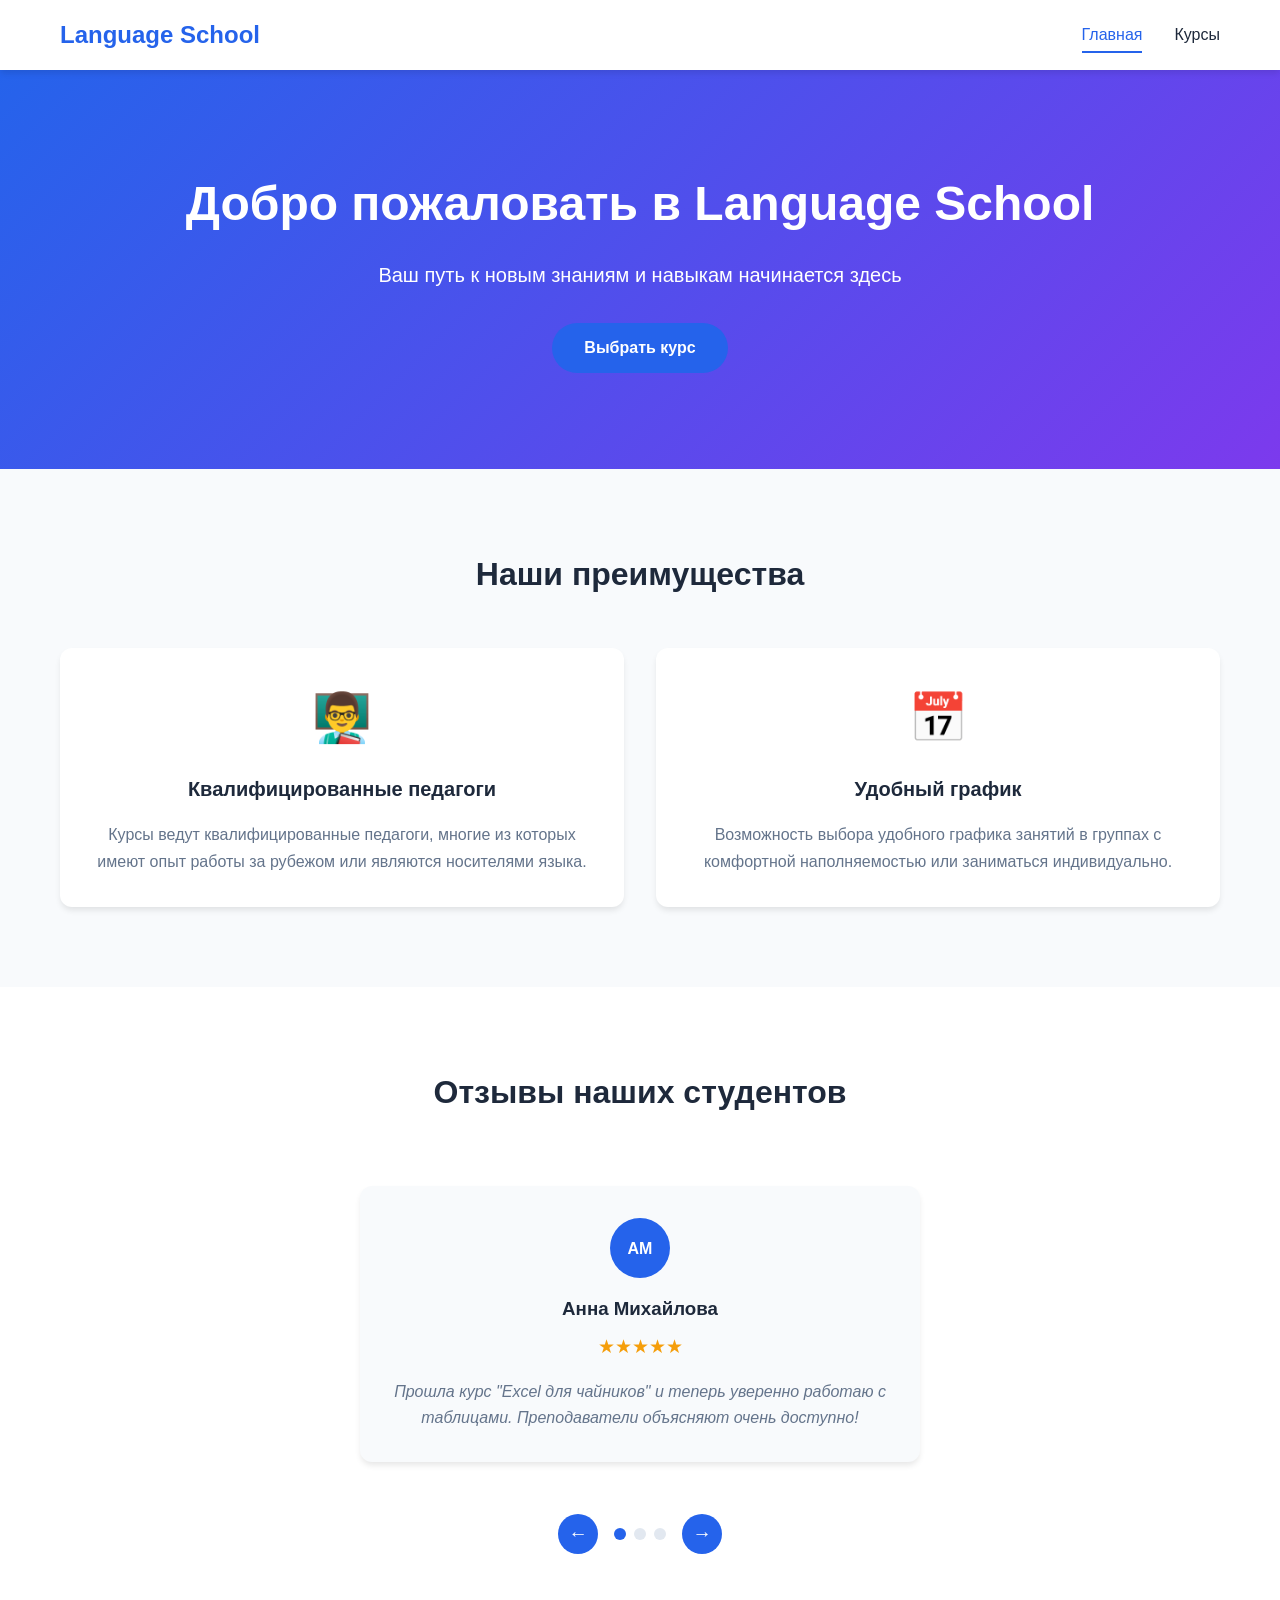
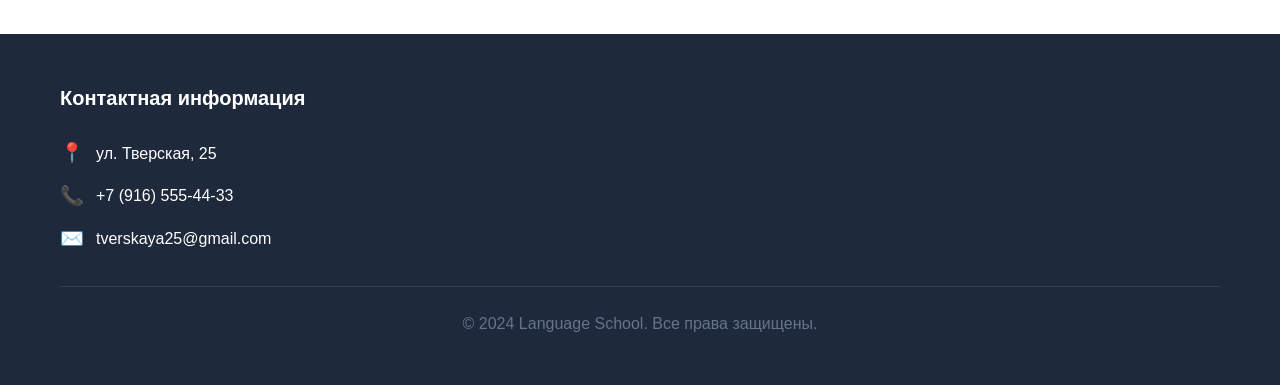
<file: student7.yokopro/public_html/index.html>
<!DOCTYPE html>
<html lang="ru">
<head>
    <meta charset="UTF-8">
    <meta name="viewport" content="width=device-width, initial-scale=1.0">
    <title>Language School - Главная</title>
    <link rel="stylesheet" href="css/style.css">
</head>
<body>
    <header class="header">
        <div class="container">
            <div class="header__inner">
                <a href="index.html" class="logo">
                    <span class="logo__text">Language School</span>
                </a>
                <nav class="nav">
                    <ul class="nav__list">
                        <li class="nav__item">
                            <a href="index.html" class="nav__link nav__link--active">Главная</a>
                        </li>
                        <li class="nav__item">
                            <a href="courses.html" class="nav__link">Курсы</a>
                        </li>
                    </ul>
                </nav>
            </div>
        </div>
    </header>

    <main class="main">
        <!-- Hero Section -->
        <section class="hero">
            <div class="container">
                <h1 class="hero__title">Добро пожаловать в Language School</h1>
                <p class="hero__subtitle">Ваш путь к новым знаниям и навыкам начинается здесь</p>
                <a href="courses.html" class="btn btn--primary">Выбрать курс</a>
            </div>
        </section>

        <!-- Advantages Section -->
        <section class="advantages">
            <div class="container">
                <h2 class="section__title">Наши преимущества</h2>
                <div class="advantages__grid">
                    <div class="advantage-card">
                        <div class="advantage-card__icon">👨‍🏫</div>
                        <h3 class="advantage-card__title">Квалифицированные педагоги</h3>
                        <p class="advantage-card__text">
                            Курсы ведут квалифицированные педагоги, многие из которых имеют опыт работы за рубежом или являются носителями языка.
                        </p>
                    </div>
                    <div class="advantage-card">
                        <div class="advantage-card__icon">📅</div>
                        <h3 class="advantage-card__title">Удобный график</h3>
                        <p class="advantage-card__text">
                            Возможность выбора удобного графика занятий в группах с комфортной наполняемостью или заниматься индивидуально.
                        </p>
                    </div>
                </div>
            </div>
        </section>

        <!-- Reviews Slider -->
        <section class="reviews">
            <div class="container">
                <h2 class="section__title">Отзывы наших студентов</h2>
                <div class="slider">
                    <div class="slider__container">
                        <div class="slider__track">
                            <div class="slider__slide slider__slide--active">
                                <div class="review-card">
                                    <div class="review-card__avatar">АМ</div>
                                    <h3 class="review-card__name">Анна Михайлова</h3>
                                    <div class="review-card__rating">★★★★★</div>
                                    <p class="review-card__text">
                                        Прошла курс "Excel для чайников" и теперь уверенно работаю с таблицами. Преподаватели объясняют очень доступно!
                                    </p>
                                </div>
                            </div>
                            <div class="slider__slide">
                                <div class="review-card">
                                    <div class="review-card__avatar">ДК</div>
                                    <h3 class="review-card__name">Дмитрий Козлов</h3>
                                    <div class="review-card__rating">★★★★★</div>
                                    <p class="review-card__text">
                                        Курс Python-разработчик превзошел ожидания. За 6 месяцев освоил веб-разработку и нашел работу.
                                    </p>
                                </div>
                            </div>
                            <div class="slider__slide">
                                <div class="review-card">
                                    <div class="review-card__avatar">ОС</div>
                                    <h3 class="review-card__name">Ольга Смирнова</h3>
                                    <div class="review-card__rating">★★★★☆</div>
                                    <p class="review-card__text">
                                        Очень понравился курс по веб-дизайну в Figma. Много практики и полезных материалов.
                                    </p>
                                </div>
                            </div>
                        </div>
                    </div>
                    <div class="slider__controls">
                        <button class="slider__btn slider__btn--prev" aria-label="Предыдущий отзыв">←</button>
                        <div class="slider__dots">
                            <span class="slider__dot slider__dot--active" data-slide="0"></span>
                            <span class="slider__dot" data-slide="1"></span>
                            <span class="slider__dot" data-slide="2"></span>
                        </div>
                        <button class="slider__btn slider__btn--next" aria-label="Следующий отзыв">→</button>
                    </div>
                </div>
            </div>
        </section>
    </main>

    <footer class="footer">
        <div class="container">
            <div class="footer__inner">
                <div class="footer__info">
                    <h3 class="footer__title">Контактная информация</h3>
                    <!-- Использую данные из таблицы 1, вариант 7 -->
                    <address class="footer__contacts">
                        <p class="footer__contact-item">
                            <span class="footer__contact-icon">📍</span>
                            ул. Тверская, 25
                        </p>
                        <p class="footer__contact-item">
                            <span class="footer__contact-icon">📞</span>
                            <a href="tel:+79165554433" class="footer__contact-link">+7 (916) 555-44-33</a>
                        </p>
                        <p class="footer__contact-item">
                            <span class="footer__contact-icon">✉️</span>
                            <a href="mailto:tverskaya25@gmail.com" class="footer__contact-link">tverskaya25@gmail.com</a>
                        </p>
                    </address>
                </div>
                <div class="footer__copyright">
                    <p>&copy; 2024 Language School. Все права защищены.</p>
                </div>
            </div>
        </div>
    </footer>

    <script src="js/main.js"></script>
</body>
</html>
</file>
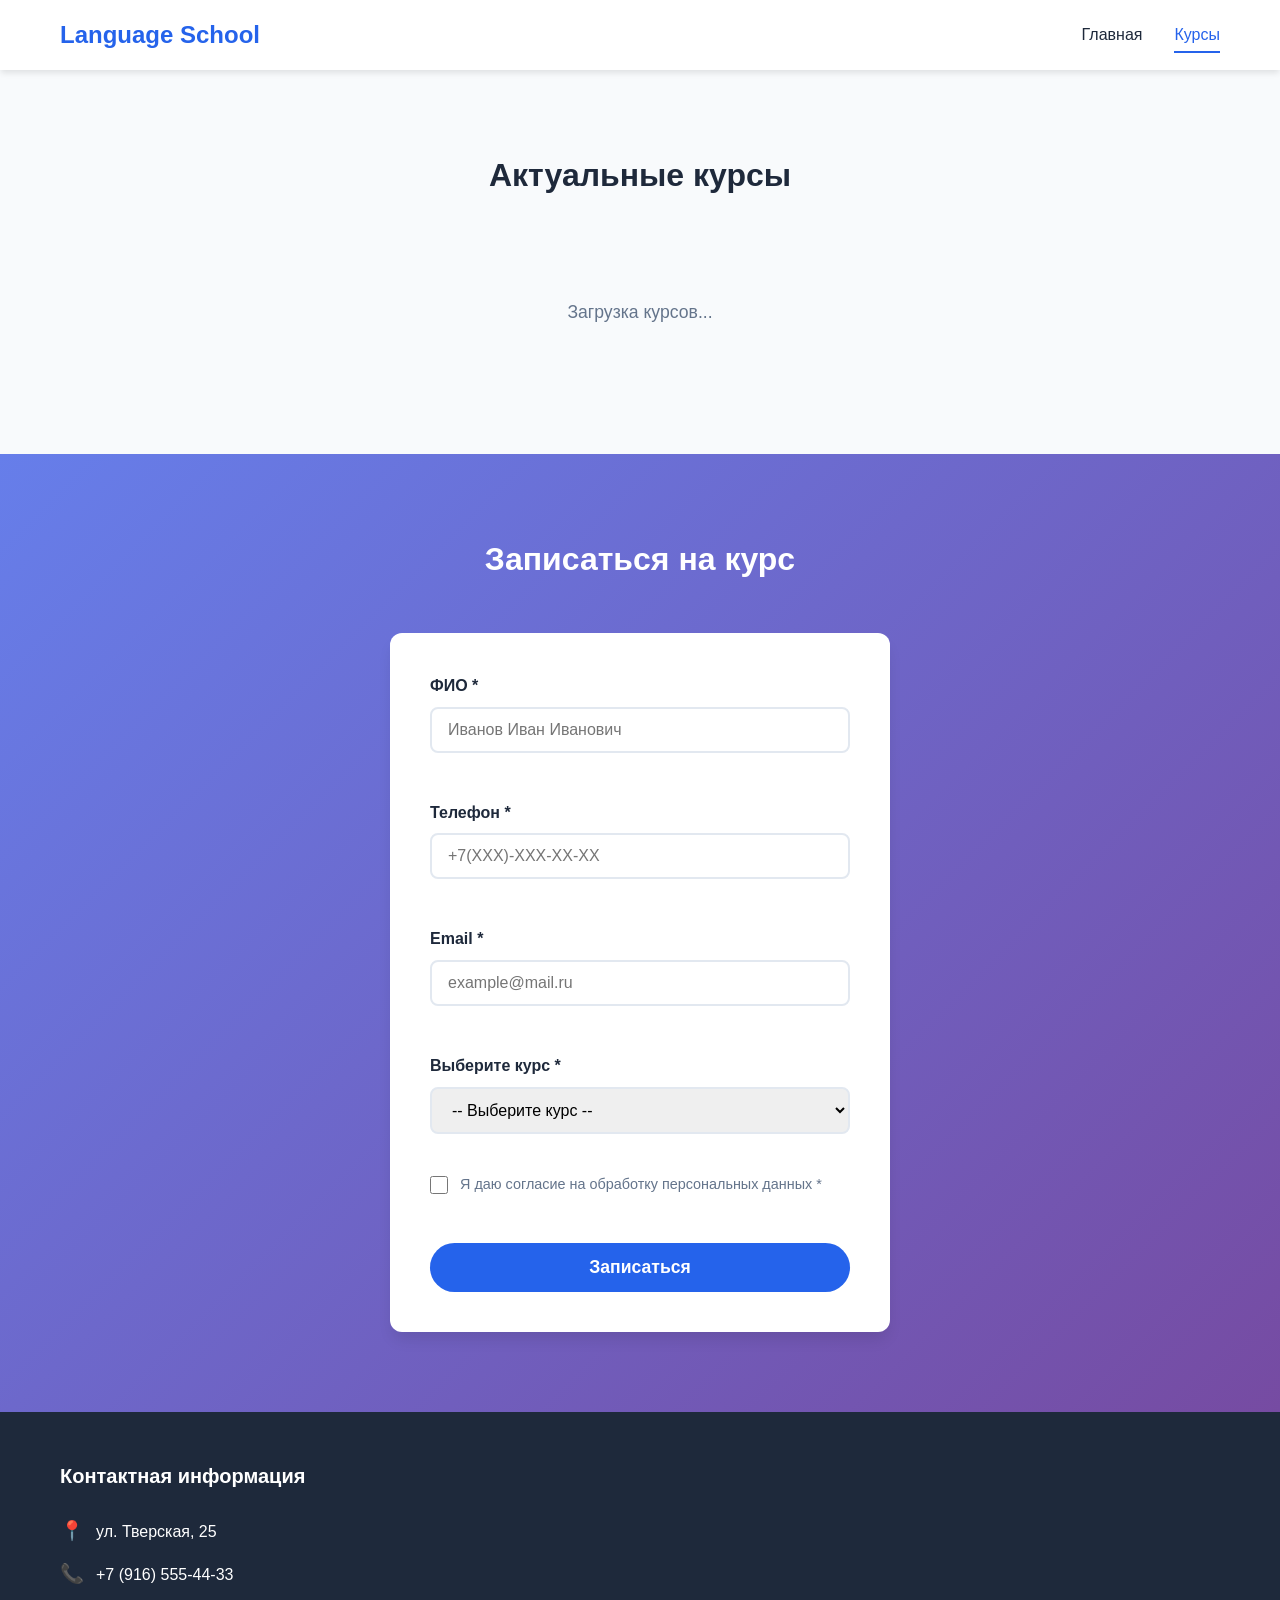
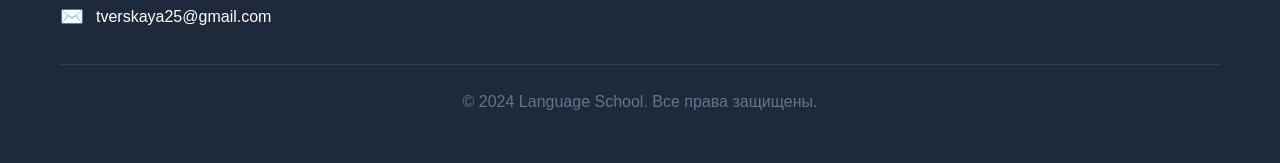
<file: student7.yokopro/public_html/courses.html>
<!DOCTYPE html>
<html lang="ru">
<head>
    <meta charset="UTF-8">
    <meta name="viewport" content="width=device-width, initial-scale=1.0">
    <title>Language School - Курсы</title>
    <link rel="stylesheet" href="css/style.css">
</head>
<body>
    <header class="header">
        <div class="container">
            <div class="header__inner">
                <a href="index.html" class="logo">
                    <span class="logo__text">Language School</span>
                </a>
                <nav class="nav">
                    <ul class="nav__list">
                        <li class="nav__item">
                            <a href="index.html" class="nav__link">Главная</a>
                        </li>
                        <li class="nav__item">
                            <a href="courses.html" class="nav__link nav__link--active">Курсы</a>
                        </li>
                    </ul>
                </nav>
            </div>
        </div>
    </header>

    <main class="main">
        <section class="courses">
            <div class="container">
                <h1 class="section__title">Актуальные курсы</h1>
                <div class="courses__grid" id="coursesGrid">
                    <!-- Курсы будут загружены через JavaScript -->
                    <div class="loading">Загрузка курсов...</div>
                </div>
            </div>
        </section>

        <!-- Форма записи на курс -->
        <section class="enrollment" id="enrollmentForm">
            <div class="container">
                <h2 class="section__title">Записаться на курс</h2>
                <form class="enrollment__form" id="courseForm">
                    <div class="form__group">
                        <label for="fullName" class="form__label">ФИО *</label>
                        <input 
                            type="text" 
                            id="fullName" 
                            name="full_name" 
                            class="form__input" 
                            placeholder="Иванов Иван Иванович"
                            required
                        >
                        <span class="form__error" id="fullNameError"></span>
                    </div>

                    <div class="form__group">
                        <label for="phone" class="form__label">Телефон *</label>
                        <input 
                            type="tel" 
                            id="phone" 
                            name="phone" 
                            class="form__input" 
                            placeholder="+7(XXX)-XXX-XX-XX"
                            required
                        >
                        <span class="form__error" id="phoneError"></span>
                    </div>

                    <div class="form__group">
                        <label for="email" class="form__label">Email *</label>
                        <input 
                            type="email" 
                            id="email" 
                            name="email" 
                            class="form__input" 
                            placeholder="example@mail.ru"
                            required
                        >
                        <span class="form__error" id="emailError"></span>
                    </div>

                    <div class="form__group">
                        <label for="course" class="form__label">Выберите курс *</label>
                        <select id="course" name="course_id" class="form__select" required>
                            <option value="">-- Выберите курс --</option>
                        </select>
                        <span class="form__error" id="courseError"></span>
                    </div>

                    <div class="form__group form__group--checkbox">
                        <label class="form__checkbox-label">
                            <input 
                                type="checkbox" 
                                id="consent" 
                                name="consent" 
                                class="form__checkbox"
                                required
                            >
                            <span class="form__checkbox-text">
                                Я даю согласие на обработку персональных данных *
                            </span>
                        </label>
                        <span class="form__error" id="consentError"></span>
                    </div>

                    <button type="submit" class="btn btn--primary form__submit">
                        Записаться
                    </button>
                </form>

                <div class="form__success" id="successMessage" style="display: none;">
                    <h3 class="form__success-title">Спасибо за заявку!</h3>
                    <p class="form__success-text">Мы свяжемся с вами в ближайшее время.</p>
                </div>
            </div>
        </section>
    </main>

    <footer class="footer">
        <div class="container">
            <div class="footer__inner">
                <div class="footer__info">
                    <h3 class="footer__title">Контактная информация</h3>
                    <address class="footer__contacts">
                        <p class="footer__contact-item">
                            <span class="footer__contact-icon">📍</span>
                            ул. Тверская, 25
                        </p>
                        <p class="footer__contact-item">
                            <span class="footer__contact-icon">📞</span>
                            <a href="tel:+79165554433" class="footer__contact-link">+7 (916) 555-44-33</a>
                        </p>
                        <p class="footer__contact-item">
                            <span class="footer__contact-icon">✉️</span>
                            <a href="mailto:tverskaya25@gmail.com" class="footer__contact-link">tverskaya25@gmail.com</a>
                        </p>
                    </address>
                </div>
                <div class="footer__copyright">
                    <p>&copy; 2024 Language School. Все права защищены.</p>
                </div>
            </div>
        </div>
    </footer>

    <script src="js/main.js"></script>
</body>
</html>
</file>
<file: student7.yokopro/public_html/css/style.css>
/* === Reset & Base === */
* {
    margin: 0;
    padding: 0;
    box-sizing: border-box;
}

:root {
    --primary: #2563eb;
    --primary-dark: #1d4ed8;
    --secondary: #7c3aed;
    --success: #10b981;
    --danger: #ef4444;
    --warning: #f59e0b;
    --dark: #1e293b;
    --gray: #64748b;
    --light: #f8fafc;
    --white: #ffffff;
    --border: #e2e8f0;
    --shadow: 0 4px 6px -1px rgba(0, 0, 0, 0.1);
    --shadow-lg: 0 10px 15px -3px rgba(0, 0, 0, 0.1);
    --radius: 12px;
    --transition: all 0.3s ease;
}

body {
    font-family: 'Segoe UI', -apple-system, BlinkMacSystemFont, sans-serif;
    line-height: 1.6;
    color: var(--dark);
    background: var(--light);
}

.container {
    max-width: 1200px;
    margin: 0 auto;
    padding: 0 20px;
}

/* === Header === */
.header {
    background: var(--white);
    box-shadow: var(--shadow);
    position: sticky;
    top: 0;
    z-index: 100;
}

.header__inner {
    display: flex;
    justify-content: space-between;
    align-items: center;
    padding: 1rem 0;
}

.logo {
    text-decoration: none;
    display: flex;
    align-items: center;
    gap: 10px;
}

.logo__text {
    font-size: 1.5rem;
    font-weight: 700;
    color: var(--primary);
}

.nav__list {
    display: flex;
    list-style: none;
    gap: 2rem;
}

.nav__link {
    text-decoration: none;
    color: var(--dark);
    font-weight: 500;
    padding: 0.5rem 0;
    border-bottom: 2px solid transparent;
    transition: var(--transition);
}

.nav__link:hover,
.nav__link--active {
    color: var(--primary);
    border-bottom-color: var(--primary);
}

/* === Buttons === */
.btn {
    display: inline-block;
    padding: 12px 32px;
    border-radius: 50px;
    text-decoration: none;
    font-weight: 600;
    cursor: pointer;
    border: none;
    transition: var(--transition);
    font-size: 1rem;
}

.btn--primary {
    background: var(--primary);
    color: var(--white);
}

.btn--primary:hover {
    background: var(--primary-dark);
    transform: translateY(-2px);
    box-shadow: var(--shadow-lg);
}

/* === Hero === */
.hero {
    background: linear-gradient(135deg, var(--primary) 0%, var(--secondary) 100%);
    color: var(--white);
    text-align: center;
    padding: 6rem 0;
}

.hero__title {
    font-size: 3rem;
    margin-bottom: 1rem;
    animation: fadeInUp 0.8s ease;
}

.hero__subtitle {
    font-size: 1.25rem;
    margin-bottom: 2rem;
    opacity: 0.95;
    animation: fadeInUp 0.8s ease 0.2s both;
}

@keyframes fadeInUp {
    from {
        opacity: 0;
        transform: translateY(20px);
    }
    to {
        opacity: 1;
        transform: translateY(0);
    }
}

/* === Sections === */
.section__title {
    font-size: 2rem;
    text-align: center;
    margin-bottom: 3rem;
    color: var(--dark);
}

/* === Advantages === */
.advantages {
    padding: 5rem 0;
}

.advantages__grid {
    display: grid;
    grid-template-columns: repeat(auto-fit, minmax(300px, 1fr));
    gap: 2rem;
}

.advantage-card {
    background: var(--white);
    padding: 2rem;
    border-radius: var(--radius);
    box-shadow: var(--shadow);
    text-align: center;
    transition: var(--transition);
}

.advantage-card:hover {
    transform: translateY(-5px);
    box-shadow: var(--shadow-lg);
}

.advantage-card__icon {
    font-size: 3rem;
    margin-bottom: 1rem;
}

.advantage-card__title {
    font-size: 1.25rem;
    margin-bottom: 1rem;
    color: var(--dark);
}

.advantage-card__text {
    color: var(--gray);
    line-height: 1.7;
}

/* === Reviews Slider === */
.reviews {
    padding: 5rem 0;
    background: var(--white);
}

.slider {
    max-width: 600px;
    margin: 0 auto;
    position: relative;
}

.slider__container {
    overflow: hidden;
}

.slider__track {
    display: flex;
    transition: transform 0.5s ease;
}

.slider__slide {
    min-width: 100%;
    padding: 20px;
}

.review-card {
    background: var(--light);
    padding: 2rem;
    border-radius: var(--radius);
    text-align: center;
    box-shadow: var(--shadow);
}

.review-card__avatar {
    width: 60px;
    height: 60px;
    border-radius: 50%;
    background: var(--primary);
    color: var(--white);
    display: flex;
    align-items: center;
    justify-content: center;
    font-weight: 700;
    margin: 0 auto 1rem;
}

.review-card__name {
    margin-bottom: 0.5rem;
}

.review-card__rating {
    color: var(--warning);
    font-size: 1.2rem;
    margin-bottom: 1rem;
}

.review-card__text {
    color: var(--gray);
    font-style: italic;
}

.slider__controls {
    display: flex;
    justify-content: center;
    align-items: center;
    gap: 1rem;
    margin-top: 2rem;
}

.slider__btn {
    background: var(--primary);
    color: var(--white);
    border: none;
    width: 40px;
    height: 40px;
    border-radius: 50%;
    cursor: pointer;
    font-size: 1.2rem;
    transition: var(--transition);
}

.slider__btn:hover {
    background: var(--primary-dark);
    transform: scale(1.1);
}

.slider__dots {
    display: flex;
    gap: 0.5rem;
}

.slider__dot {
    width: 12px;
    height: 12px;
    border-radius: 50%;
    background: var(--border);
    cursor: pointer;
    transition: var(--transition);
}

.slider__dot--active {
    background: var(--primary);
}

/* === Courses Page === */
.courses {
    padding: 5rem 0;
}

.courses__grid {
    display: grid;
    grid-template-columns: repeat(auto-fill, minmax(350px, 1fr));
    gap: 2rem;
}

.course-card {
    background: var(--white);
    border-radius: var(--radius);
    padding: 2rem;
    box-shadow: var(--shadow);
    transition: var(--transition);
    border: 2px solid transparent;
}

.course-card:hover {
    transform: translateY(-5px);
    box-shadow: var(--shadow-lg);
    border-color: var(--primary);
}

.course-card__title {
    font-size: 1.25rem;
    margin-bottom: 1rem;
    color: var(--primary);
}

.course-card__price {
    font-size: 1.5rem;
    font-weight: 700;
    color: var(--success);
    margin-bottom: 1rem;
}

.course-card__description {
    color: var(--gray);
    margin-bottom: 1rem;
    line-height: 1.7;
}

.course-card__meta {
    display: flex;
    gap: 1rem;
    margin-bottom: 1.5rem;
    font-size: 0.9rem;
    color: var(--gray);
}

.course-card__meta-item {
    display: flex;
    align-items: center;
    gap: 0.5rem;
}

.course-card__btn {
    width: 100%;
}

/* === Enrollment Form === */
.enrollment {
    padding: 5rem 0;
    background: linear-gradient(135deg, #667eea 0%, #764ba2 100%);
}

.enrollment .section__title {
    color: var(--white);
}

.enrollment__form {
    max-width: 500px;
    margin: 0 auto;
    background: var(--white);
    padding: 2.5rem;
    border-radius: var(--radius);
    box-shadow: var(--shadow-lg);
}

.form__group {
    margin-bottom: 1.5rem;
}

.form__label {
    display: block;
    margin-bottom: 0.5rem;
    font-weight: 600;
    color: var(--dark);
}

.form__input,
.form__select {
    width: 100%;
    padding: 12px 16px;
    border: 2px solid var(--border);
    border-radius: 8px;
    font-size: 1rem;
    transition: var(--transition);
    font-family: inherit;
}

.form__input:focus,
.form__select:focus {
    outline: none;
    border-color: var(--primary);
    box-shadow: 0 0 0 3px rgba(37, 99, 235, 0.1);
}

.form__input.error,
.form__select.error {
    border-color: var(--danger);
}

.form__error {
    display: block;
    color: var(--danger);
    font-size: 0.85rem;
    margin-top: 0.25rem;
    min-height: 1.2rem;
}

.form__group--checkbox {
    margin-top: -0.5rem;
}

.form__checkbox-label {
    display: flex;
    align-items: flex-start;
    gap: 0.75rem;
    cursor: pointer;
}

.form__checkbox {
    width: 18px;
    height: 18px;
    margin-top: 3px;
    cursor: pointer;
    accent-color: var(--primary);
}

.form__checkbox-text {
    font-size: 0.9rem;
    color: var(--gray);
}

.form__submit {
    width: 100%;
    font-size: 1.1rem;
    padding: 14px;
}

.form__success {
    text-align: center;
    background: var(--white);
    padding: 3rem;
    border-radius: var(--radius);
    box-shadow: var(--shadow-lg);
}

.form__success-title {
    color: var(--success);
    font-size: 1.5rem;
    margin-bottom: 0.5rem;
}

/* === Footer === */
.footer {
    background: var(--dark);
    color: var(--white);
    padding: 3rem 0;
}

.footer__title {
    margin-bottom: 1.5rem;
    font-size: 1.25rem;
}

.footer__contacts {
    font-style: normal;
}

.footer__contact-item {
    display: flex;
    align-items: center;
    gap: 0.75rem;
    margin-bottom: 0.75rem;
}

.footer__contact-icon {
    font-size: 1.2rem;
}

.footer__contact-link {
    color: var(--white);
    text-decoration: none;
    transition: var(--transition);
}

.footer__contact-link:hover {
    color: var(--primary);
    text-decoration: underline;
}

.footer__copyright {
    margin-top: 2rem;
    padding-top: 1.5rem;
    border-top: 1px solid rgba(255, 255, 255, 0.1);
    text-align: center;
    color: var(--gray);
}

/* === Loading === */
.loading {
    text-align: center;
    padding: 3rem;
    color: var(--gray);
    font-size: 1.1rem;
    grid-column: 1 / -1;
}

/* === Responsive === */
@media (max-width: 768px) {
    .hero__title {
        font-size: 2rem;
    }
    
    .courses__grid {
        grid-template-columns: 1fr;
    }
    
    .nav__list {
        gap: 1rem;
    }
    
    .footer__inner {
        text-align: center;
    }
    
    .footer__contact-item {
        justify-content: center;
    }
}
</file>
